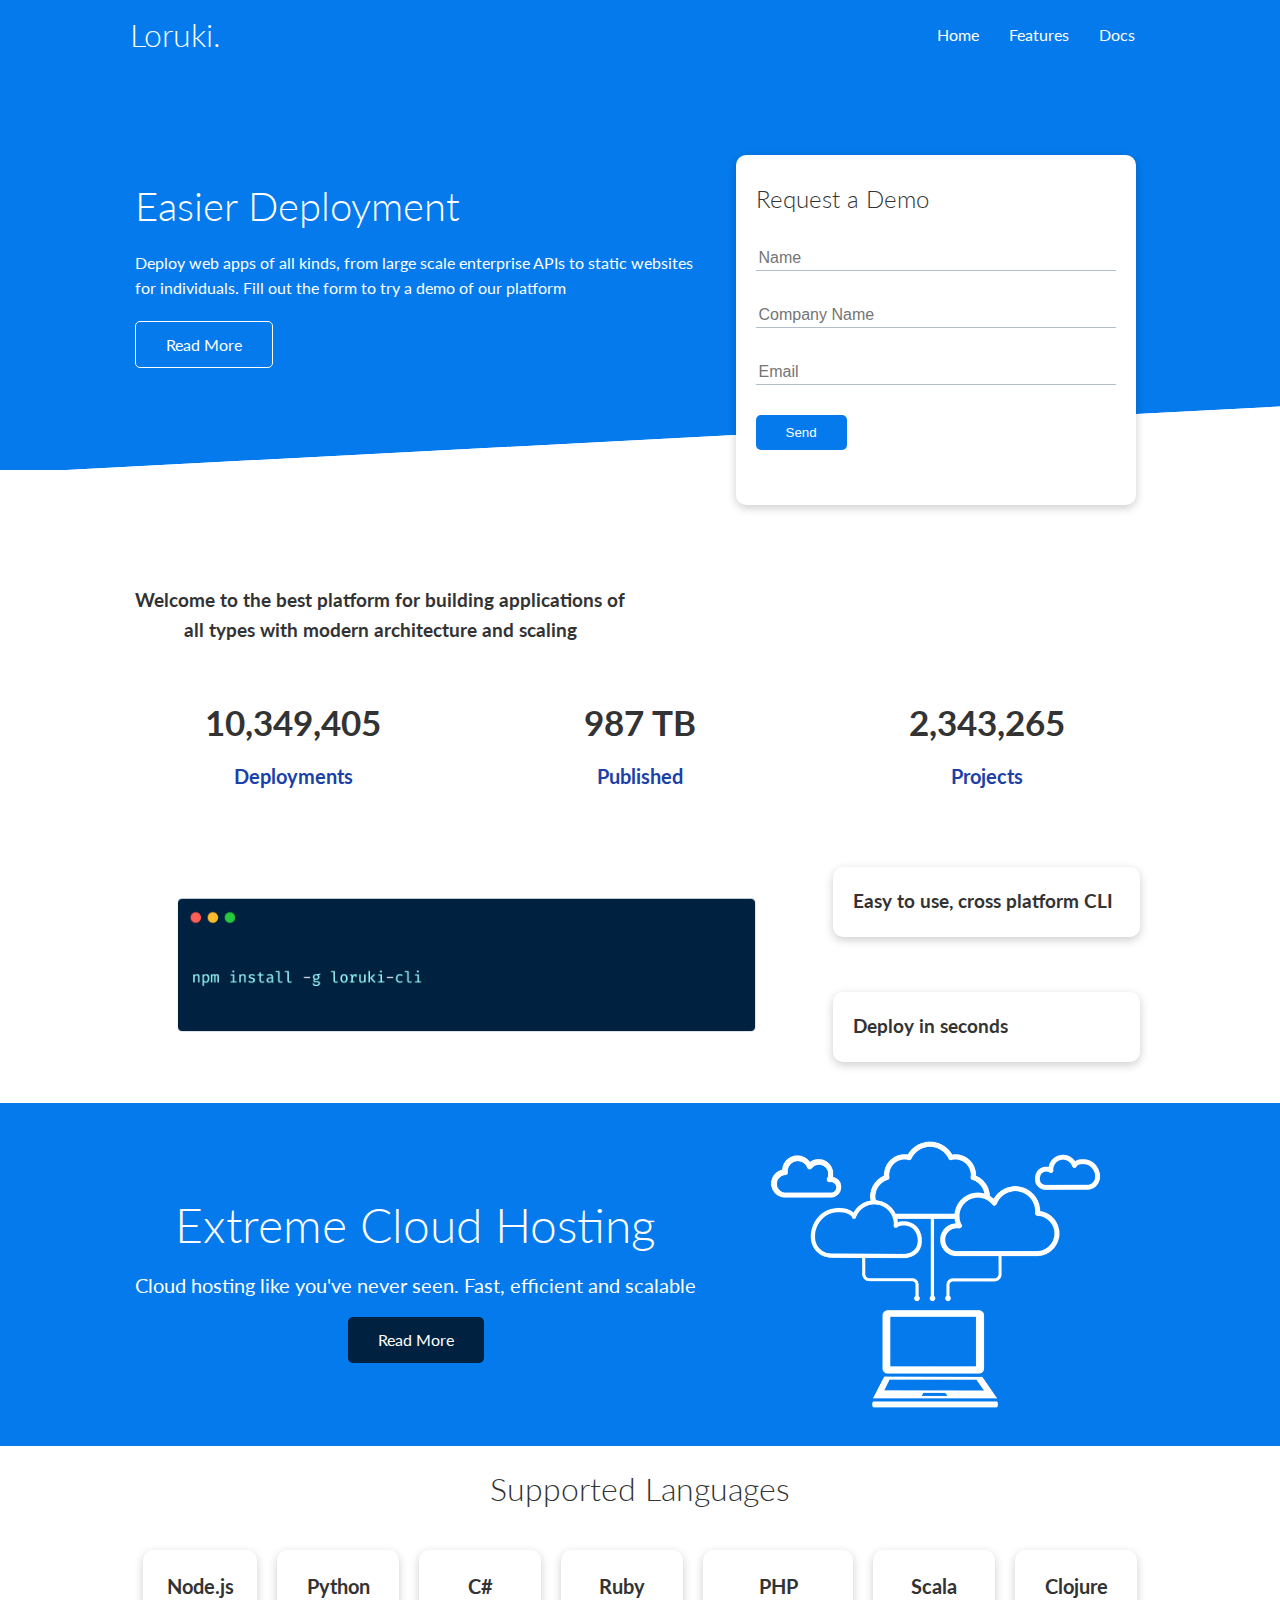
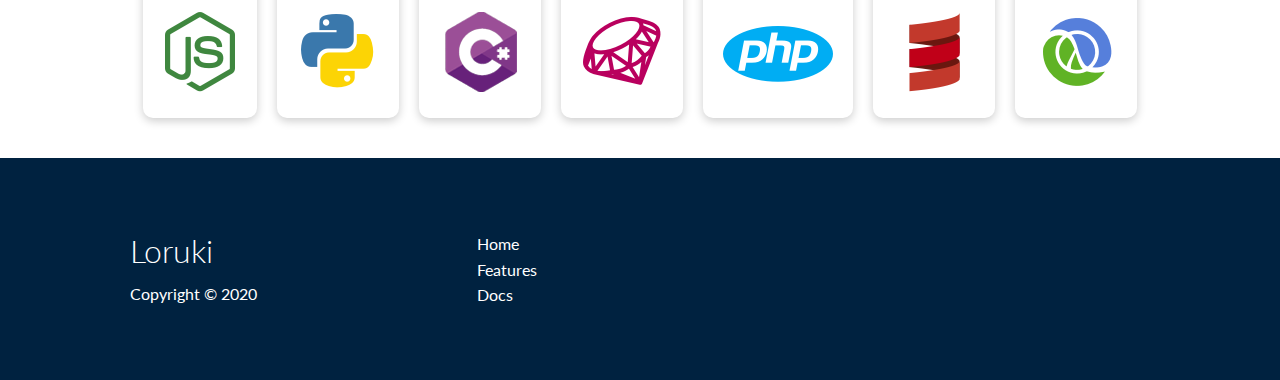
<file: index.html>
<!DOCTYPE html>
<html lang="en">
<head>
    <meta charset="UTF-8">
    <meta name="viewport" content="width=device-width, initial-scale=1.0">
    <link rel="stylesheet" href="https://cdnjs.cloudflare.com/ajax/libs/font-awesome/5.15.1/css/all.min.css" integrity="sha512-+4zCK9k+qNFUR5X+cKL9EIR+ZOhtIloNl9GIKS57V1MyNsYpYcUrUeQc9vNfzsWfV28IaLL3i96P9sdNyeRssA==" crossorigin="anonymous" />
    <link rel="stylesheet" href="styles.css">
    <title>Loruki | Cloud Hosting For Everyone</title>
</head>
<body>
    <!-- Navbar -->
    <div class="navbar">
        <div class="container flex">
            <h1 class="logo">Loruki.</h1>
            <nav>
                <ul>
                    <li><a href="index.html">Home</a></li>
                    <li><a href="features.html">Features</a></li>
                    <li><a href="docs.html">Docs</a></li>
                </ul>
            </nav>
        </div>
    </div>
    
    <!-- Showcase -->
    <section class="showcase">
        <div class="container grid">
            <div class="showcase-text">
                <h1>Easier Deployment</h1>
                <p>Deploy web apps of all kinds, from large scale enterprise APIs to static websites for individuals. Fill out the form to try a demo of our platform</p>
                <a href="features.html" class="btn btn-outline">Read More</a>
            </div>

            <div class="showcase-form card">
                <h2>Request a Demo</h2>
                
                 <form>
                    <div class="form-control">
                        <input type="text" name="name" placeholder="Name" required>
                    </div>
                    <div class="form-control">
                        <input type="text" name="company" placeholder="Company Name" required>
                    </div>
                    <div class="form-control">
                        <input type="email" name="email" placeholder="Email" required>
                    </div>
                    <input type="submit" value="Send" class="btn btn-primary">
                </form>
            </div>
        </div>
    </section>

   
    <section class="stats">
        <div class="container">
            <h3 class="stats-heading text-center my-1">
                Welcome to the best platform for building applications of all types with modern architecture and scaling
            </h3>

            <div class="grid grid-3 text-center my-4">
                <div>
                    <i class="fas fa-server fa-3x"></i>
                    <h3>10,349,405</h3>
                    <p class="text-secondary">Deployments</p>
                </div>
                <div>
                    <i class="fas fa-upload fa-3x"></i>
                    <h3>987 TB</h3>
                    <p class="text-secondary">Published</p>
                </div>
                <div>
                    <i class="fas fa-project-diagram fa-3x"></i>
                    <h3>2,343,265</h3>
                    <p class="text-secondary">Projects</p>
                </div>
            </div>
        </div>
    </section>


    <section class="cli">
        <div class="container grid">
            <img src="cli.png" alt="">
            <div class="card">
                <h3>Easy to use, cross platform CLI</h3>
            </div>
            <div class="card">
                <h3>Deploy in seconds</h3>
            </div>
        </div>
    </section>


    <section class="cloud bg-primary my-2 py-2">
        <div class="container grid">
            <div class="text-center">
                <h2 class="lg">Extreme Cloud Hosting</h2>
                <p class="lead my-1">Cloud hosting like you've never seen. Fast, efficient and scalable</p>
                <a href="features.html" class="btn btn-dark">Read More</a>
            </div>
            <img src="cloud.png" alt="">
        </div>
    </section>


    <section class="languages">
        <h2 class="md text-center my-2">
            Supported Languages
        </h2>
        <div class="container flex">
            <div class="card">
                <h4>Node.js</h4>
                <img src="node.png" alt="">
            </div>
            <div class="card">
                <h4>Python</h4>
                <img src="python.png" alt="">
              </div>
              <div class="card">
                <h4>C#</h4>
                <img src="csharp.png" alt="">
              </div>
              <div class="card">
                <h4>Ruby</h4>
                <img src="ruby.png" alt="">
              </div>
              <div class="card">
                <h4>PHP</h4>
                <img src="php.png" alt="">
              </div>
              <div class="card">
                <h4>Scala</h4>
                <img src="scala.png" alt="">
              </div>
              <div class="card">
                <h4>Clojure</h4>
                <img src="clojure.png" alt="">
              </div>
        </div>
    </section>


    <footer class="footer bg-dark py-5">
        <div class="container grid grid-3">
            <div>
                <h1>Loruki
                </h1>
                <p>Copyright &copy; 2020</p>
            </div>
            <nav>
                <ul>
                    <li><a href="index.html">Home</a></li>
                    <li><a href="features.html">Features</a></li>
                    <li><a href="docs.html">Docs</a></li>
                </ul>
            </nav>
            <div class="social">
                <a href="#"><i class="fab fa-github fa-2x"></i></a>
                <a href="#"><i class="fab fa-facebook fa-2x"></i></a>
                <a href="#"><i class="fab fa-instagram fa-2x"></i></a>
                <a href="#"><i class="fab fa-twitter fa-2x"></i></a>
            </div>
        </div>
    </footer>
</body>
</html>
</file>
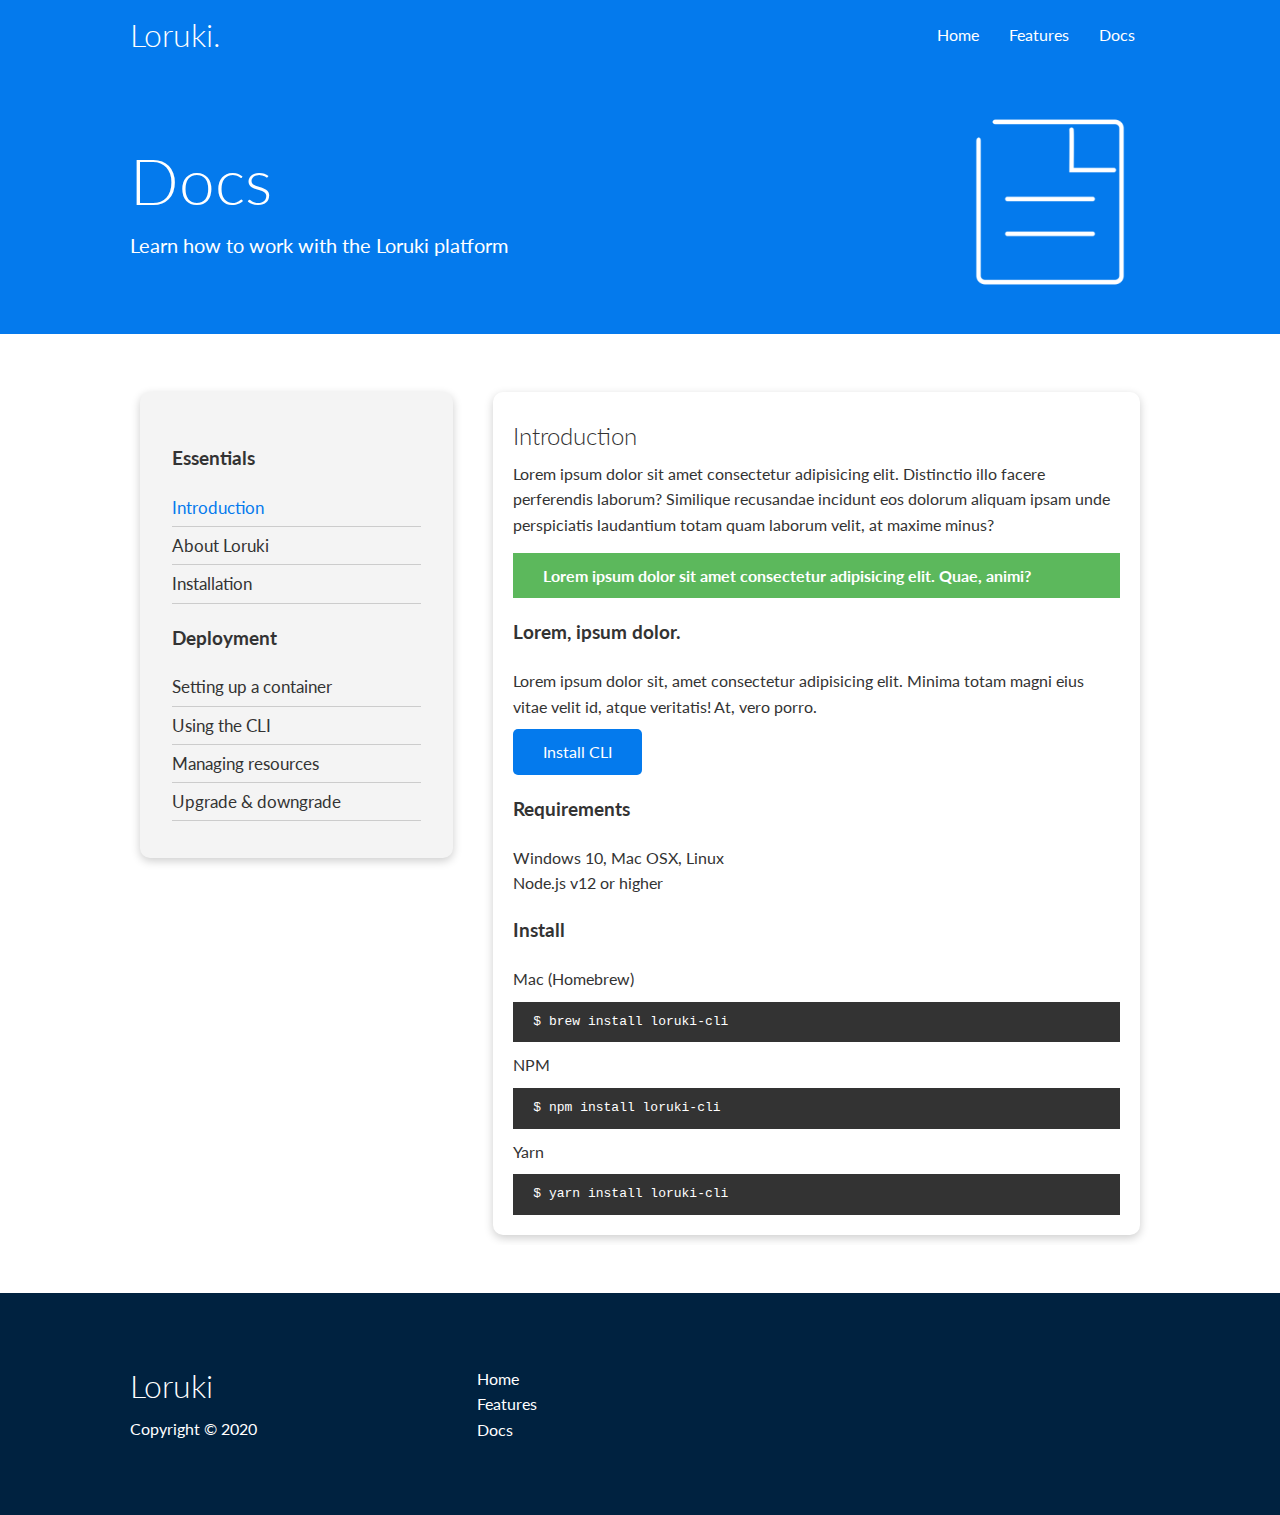
<file: docs.html>
<!DOCTYPE html>
<html lang="en">
<head>
    <meta charset="UTF-8">
    <meta name="viewport" content="width=device-width, initial-scale=1.0">
    <link rel="stylesheet" href="https://cdnjs.cloudflare.com/ajax/libs/font-awesome/5.15.1/css/all.min.css" integrity="sha512-+4zCK9k+qNFUR5X+cKL9EIR+ZOhtIloNl9GIKS57V1MyNsYpYcUrUeQc9vNfzsWfV28IaLL3i96P9sdNyeRssA==" crossorigin="anonymous" />
    <link rel="stylesheet" href="styles.css">
    <title>Loruki | Cloud Hosting For Everyone</title>
</head>
<body>
    <!-- Navbar -->
    <div class="navbar">
        <div class="container flex">
            <h1 class="logo">Loruki.</h1>
            <nav>
                <ul>
                    <li><a href="index.html">Home</a></li>
                    <li><a href="features.html">Features</a></li>
                    <li><a href="docs.html">Docs</a></li>
                </ul>
            </nav>
        </div>
    </div>

    <!-- Head -->
    <section class="docs-head bg-primary py-3">
        <div class="container grid">
            <div>
                <h1 class="xl">Docs</h1>
                <p class="lead">
                    Learn how to work with the Loruki platform
                </p>
            </div>
            <img src="docs.png" alt="">
        </div>
    </section>

    <!-- Docs main -->
    <section class="docs-main my-4">
        <div class="container grid">
            <div class="card bg-light p-3">
                <h3 class="my-2">Essentials</h3>
                <nav>
                    <ul>
                        <li><a class="text-primary" href="#">Introduction</a></li>
                        <li><a href="#">About Loruki</a></li>
                        <li><a href="#">Installation</a></li>
                    </ul>
                </nav>

                <h3 class="my-2">Deployment</h3>
                <nav>
                    <ul>
                        <li><a href="#">Setting up a container</a></li>
							<li><a href="#">Using the CLI</a></li>
							<li><a href="#">Managing resources</a></li>
							<li><a href="#">Upgrade & downgrade</a></li>
                    </ul>
                </nav>
            </div>
            <div class="card">
                <h2>Introduction</h2>
                <p>Lorem ipsum dolor sit amet consectetur adipisicing elit. Distinctio illo facere perferendis laborum? Similique recusandae incidunt eos dolorum aliquam ipsam unde perspiciatis laudantium totam quam laborum velit, at maxime minus?</p>

                <div class="alert alert-success">
                    <i class="fas fa-info"></i> Lorem ipsum dolor sit amet consectetur adipisicing elit. Quae, animi?
                </div>

                <h3>Lorem, ipsum dolor.</h3>
                <p>Lorem ipsum dolor sit, amet consectetur adipisicing elit. Minima totam magni eius vitae velit id, atque veritatis! At, vero porro.</p>
                <a href="#" class="btn btn-primary">Install CLI</a>

                <h3>Requirements</h3>
                <ul>
                    <li>Windows 10, Mac OSX, Linux</li>
                    <li>Node.js v12 or higher</li>
                </ul>

                <h3>Install</h3>
                <p>Mac (Homebrew)</p>
                <pre><code>$ brew install loruki-cli</code></pre>
                <p>NPM</p>
                <pre><code>$ npm install loruki-cli</code></pre>
                <p>Yarn</p>
                <pre><code>$ yarn install loruki-cli</code></pre>

            </div>
        </div>
    </section>
    
    <!-- Footer -->
    <footer class="footer bg-dark py-5">
        <div class="container grid grid-3">
            <div>
                <h1>Loruki
                </h1>
                <p>Copyright &copy; 2020</p>
            </div>
            <nav>
                <ul>
                    <li><a href="index.html">Home</a></li>
                    <li><a href="features.html">Features</a></li>
                    <li><a href="docs.html">Docs</a></li>
                </ul>
            </nav>
            <div class="social">
                <a href="#"><i class="fab fa-github fa-2x"></i></a>
                <a href="#"><i class="fab fa-facebook fa-2x"></i></a>
                <a href="#"><i class="fab fa-instagram fa-2x"></i></a>
                <a href="#"><i class="fab fa-twitter fa-2x"></i></a>
            </div>
        </div>
    </footer>
</body>
</html>
</file>
<file: styles.css>
@import url('https://fonts.googleapis.com/css2?family=Lato:wght@300&display=swap');

:root {
  --primary-color: #047aed;
  --secondary-color: #1c3fa8;
  --dark-color: #002240;
  --light-color: #f4f4f4;
  --success-color: #5cb85c;
  --error-color: #d9534f;
}

* {
  box-sizing: border-box;
  padding: 0;
  margin: 0;
}

body {
  font-family: 'Lato', sans-serif;
  color: #333;
  line-height: 1.6;
}

ul {
  list-style-type: none;
}

a {
  text-decoration: none;
  color: #333;
}

h1,
h2 {
  font-weight: 300;
  line-height: 1.2;
  margin: 10px 0;
}

p {
  margin: 10px 0;
}

img {
  width: 100%;
}

code,
pre {
  background: #333;
  color: #fff;
  padding: 10px;
}

.hidden {
  visibility: hidden;
  height: 0;
}


.navbar {
  background-color: var(--primary-color);
  color: #fff;
  height: 70px;
}

.navbar ul {
  display: flex;
}

.navbar a {
  color: #fff;
  padding: 10px;
  margin: 0 5px;
}

.navbar a:hover {
  border-bottom: 2px #fff solid;
}

.navbar .flex {
  justify-content: space-between;
}

.showcase {
  height: 400px;
  background-color: var(--primary-color);
  color: #fff;
  position: relative;
}

.showcase h1 {
  font-size: 40px;
}

.showcase p {
  margin: 20px 0;
}

.showcase .grid {
  overflow: visible;
  grid-template-columns: 55% auto;
  gap: 30px;
}

.showcase-text {
  animation: slideInFromLeft 1s ease-in;
}

.showcase-form {
  position: relative;
  top: 60px;
  height: 350px;
  width: 400px;
  padding: 40px;
  z-index: 100;
  justify-self: flex-end;
  animation: slideInFromRight 1s ease-in;
}

.showcase-form .form-control {
  margin: 30px 0;
}

.showcase-form input[type='text'],
.showcase-form input[type='email'] {
  border: 0;
  border-bottom: 1px solid #b4becb;
  width: 100%;
  padding: 3px;
  font-size: 16px;
}

.showcase-form input:focus {
  outline: none;
}

.showcase::before,
.showcase::after {
  content: '';
  position: absolute;
  height: 100px;
  bottom: -70px;
  right: 0;
  left: 0;
  background: #fff;
  transform: skewY(-3deg);
  -webkit-transform: skewY(-3deg);
  -moz-transform: skewY(-3deg);
  -ms-transform: skewY(-3deg);
}

.stats {
  padding-top: 100px;
  animation: slideInFromBottom 1s ease-in;
}

.stats-heading {
  max-width: 500px;
  margin: auto;
}

.stats .grid h3 {
  font-size: 35px;
}

.stats .grid p {
  font-size: 20px;
  font-weight: bold;
}


.cli .grid {
  grid-template-columns: repeat(3, 1fr);
  grid-template-rows: repeat(2, 1fr);
}

.cli .grid > *:first-child {
  grid-column: 1 / span 2;
  grid-row: 1 / span 2;
}


.cloud .grid {
  grid-template-columns: 4fr 3fr;
}



.languages .flex {
  flex-wrap: wrap;
}

.languages .card {
  text-align: center;
  margin: 18px 10px 40px;
  transition: transform 0.2s ease-in;
}

.languages .card h4 {
  font-size: 20px;
  margin-bottom: 10px;
}

.languages .card:hover {
  transform: translateY(-15px);
}


.features-head img,
.docs-head img {
  width: 200px;
  justify-self: flex-end;
}

.features-sub-head img {
  width: 300px;
  justify-self: flex-end;
}

.features-main .card > i {
  margin-right: 20px;
}

.features-main .grid {
  padding: 30px;
}

.features-main .grid > *:first-child {
  grid-column: 1 / span 3;
}

.features-main .grid > *:nth-child(2) {
  grid-column: 1 / span 2;
}


.docs-main h3 {
  margin: 20px 0;
}

.docs-main .grid {
  grid-template-columns: 1fr 2fr;
  align-items: flex-start;
}

.docs-main nav li {
  font-size: 17px;
  padding-bottom: 5px;
  margin-bottom: 5px;
  border-bottom: 1px #ccc solid;
}

.docs-main a:hover {
  font-weight: bold;
}


.footer .social a {
  margin: 0 10px;
}

.fa-github:hover {
  color: #000000;
}

.fa-facebook:hover {
  color: #1773EA;
}

.fa-instagram:hover {
  color: #B32E87;
}

.fa-twitter:hover {
  color: #1C9CEA;
}

@keyframes slideInFromLeft {
  0% {
    transform: translateX(-100%);
  }

  100% {
    transform: translateX(0);
  }
}

@keyframes slideInFromRight {
  0% {
    transform: translateX(100%);
  }

  100% {
    transform: translateX(0);
  }
}

@keyframes slideInFromTop {
  0% {
    transform: translateY(-100%);
  }

  100% {
    transform: translateX(0);
  }
}

@keyframes slideInFromBottom {
  0% {
    transform: translateY(100%);
  }

  100% {
    transform: translateX(0);
  }
}

@media (max-width: 768px) {
  .grid,
  .showcase .grid,
  .stats .grid,
  .cli .grid,
  .cloud .grid,
  .features-main .grid,
  .docs-main .grid {
    grid-template-columns: 1fr;
    grid-template-rows: 1fr;
  }

  .showcase {
    height: auto;
  }

  .showcase-text {
    text-align: center;
    margin-top: 40px;
    animation: slideInFromTop 1s ease-in;
  }

  .showcase-form {
    justify-self: center;
    margin: auto;
    animation: slideInFromBottom 1s ease-in;
  }

  .cli .grid > *:first-child {
    grid-column: 1;
    grid-row: 1;
  }

  .features-head,
  .features-sub-head,
  .docs-head {
    text-align: center;
  }

  .features-head img,
  .features-sub-head img,
  .docs-head img {
    justify-self: center;
  }

  .features-main .grid > *:first-child,
  .features-main .grid > *:nth-child(2) {
    grid-column: 1;
  }
}


@media (max-width: 500px) {
  .navbar {
    height: 110px;
  }

  .navbar .flex {
    flex-direction: column;
  }

  .navbar ul {
    padding: 10px;
    background-color: rgba(0, 0, 0, 0.1);
  }
  
  .showcase-form {
    width: 300px;
  }
}

.container {
    max-width: 1100px;
    margin: 0 auto;
    overflow: auto;
    padding: 0 40px;
  }
  
  .card {
    background-color: #fff;
    color: #333;
    border-radius: 10px;
    box-shadow: 0 3px 10px rgba(0, 0, 0, 0.2);
    padding: 20px;
    margin: 10px;
  }
  
  .btn {
    display: inline-block;
    padding: 10px 30px;
    cursor: pointer;
    background: var(--primary-color);
    color: #fff;
    border: none;
    border-radius: 5px;
  }
  
  .btn-outline {
    background-color: transparent;
    border: 1px #fff solid;
  }
  
  .btn:hover {
    transform: scale(0.98);
  }
  

  .bg-primary,
  .btn-primary {
    background-color: var(--primary-color);
    color: #fff;
  }
  
  .bg-secondary,
  .btn-secondary {
    background-color: var(--secondary-color);
    color: #fff;
  }
  
  .bg-dark,
  .btn-dark {
    background-color: var(--dark-color);
    color: #fff;
  }
  
  .bg-light,
  .btn-light {
    background-color: var(--light-color);
    color: #333;
  }
  
  .bg-primary a,
  .btn-primary a,
  .bg-secondary a,
  .btn-secondary a,
  .bg-dark a,
  .btn-dark a {
    color: #fff;
  }
  
  .text-primary {
    color: var(--primary-color);
  }
  
  .text-secondary {
    color: var(--secondary-color);
  }
  
  .text-dark {
    color: var(--dark-color);
  }
  
  .text-light {
    color: var(--light-color);
  }
  
  .lead {
    font-size: 20px;
  }
  
  .sm {
    font-size: 1rem;
  }
  
  .md {
    font-size: 2rem;
  }
  
  .lg {
    font-size: 3rem;
  }
  
  .xl {
    font-size: 4rem;
  }
  
  .text-center {
    text-align: center;
  }
  
  .alert {
    background-color: var(--light-color);
    padding: 10px 20px;
    font-weight: bold;
    margin: 15px 0;
  }
  
  .alert i {
    margin-right: 10px;
  }
  
  .alert-success {
    background-color: var(--success-color);
    color: #fff;
  }
  
  .alert-error {
    background-color: var(--error-color);
    color: #fff;
  }
  
  .flex {
    display: flex;
    justify-content: center;
    align-items: center;
    height: 100%;
  }
  
  .grid {
    display: grid;
    grid-template-columns: repeat(2, 1fr);
    gap: 20px;
    justify-content: center;
    align-items: center;
    height: 100%;
  }
  
  .grid-3 {
    grid-template-columns: repeat(3, 1fr);
  }
  
  .my-1 {
    margin: 1rem 0;
  }
  
  .my-2 {
    margin: 1.5rem 0;
  }
  
  .my-3 {
    margin: 2rem 0;
  }
  
  .my-4 {
    margin: 3rem 0;
  }
  
  .my-5 {
    margin: 4rem 0;
  }
  
  .m-1 {
    margin: 1rem;
  }
  
  .m-2 {
    margin: 1.5rem;
  }
  
  .m-3 {
    margin: 2rem;
  }
  
  .m-4 {
    margin: 3rem;
  }
  
  .m-5 {
    margin: 4rem;
  }
 
  .py-1 {
    padding: 1rem 0;
  }
  
  .py-2 {
    padding: 1.5rem 0;
  }
  
  .py-3 {
    padding: 2rem 0;
  }
  
  .py-4 {
    padding: 3rem 0;
  }
  
  .py-5 {
    padding: 4rem 0;
  }
  
  .p-1 {
    padding: 1rem;
  }
  
  .p-2 {
    padding: 1.5rem;
  }
  
  .p-3 {
    padding: 2rem;
  }
  
  .p-4 {
    padding: 3rem;
  }
  
  .p-5 {
    padding: 4rem;
  }
</file>
